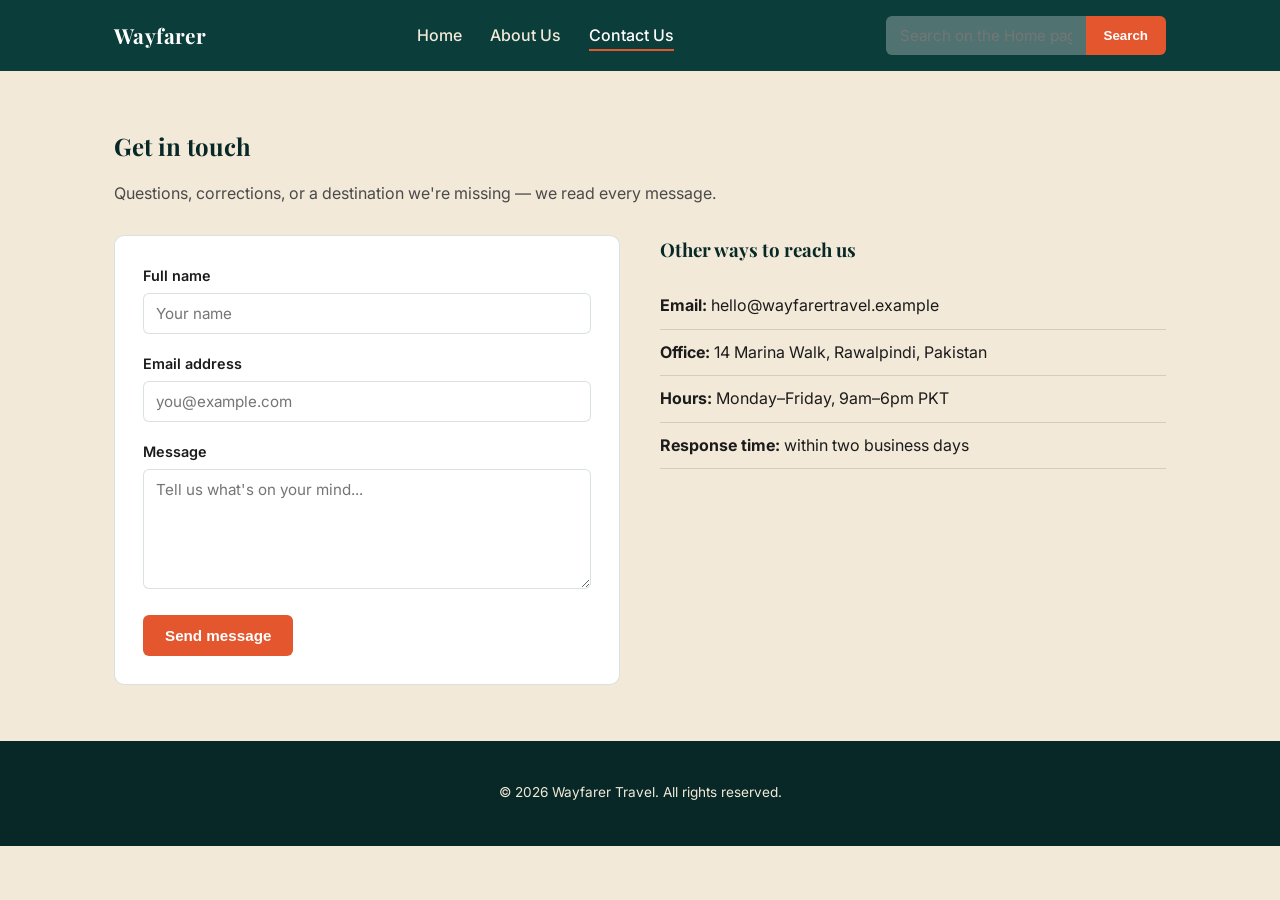
<file: contact.html>
<!DOCTYPE html>
<html lang="en">
<head>
  <meta charset="UTF-8">
  <meta name="viewport" content="width=device-width, initial-scale=1.0">
  <title>Wayfarer Travel — Contact Us</title>
  <link rel="stylesheet" href="css/style.css">
</head>
<body>

  <header class="site-header">
    <nav class="nav">
      <a href="index.html" class="brand">Wayfarer</a>
      <ul class="nav-links">
        <li><a href="index.html">Home</a></li>
        <li><a href="about.html">About Us</a></li>
        <li><a href="contact.html">Contact Us</a></li>
      </ul>
      <form id="search-form-disabled" class="search-form" onsubmit="return false;">
        <input type="text" placeholder="Search on the Home page" aria-label="Search" disabled>
        <button type="button" disabled>Search</button>
      </form>
    </nav>
  </header>

  <div class="container">
    <section>
      <h1>Get in touch</h1>
      <p class="section-sub">Questions, corrections, or a destination we're missing — we read every message.</p>

      <div class="contact-grid">
        <form id="contact-form" class="contact-form" novalidate>
          <div class="form-group">
            <label for="name">Full name</label>
            <input type="text" id="name" name="name" placeholder="Your name">
            <p class="error-text">Please enter your name.</p>
          </div>

          <div class="form-group">
            <label for="email">Email address</label>
            <input type="email" id="email" name="email" placeholder="you@example.com">
            <p class="error-text">Please enter a valid email address.</p>
          </div>

          <div class="form-group">
            <label for="message">Message</label>
            <textarea id="message" name="message" placeholder="Tell us what's on your mind..."></textarea>
            <p class="error-text">Please enter a message.</p>
          </div>

          <button type="submit" class="btn-submit">Send message</button>
          <p id="form-status" class="form-status"></p>
        </form>

        <div class="contact-info">
          <h3>Other ways to reach us</h3>
          <ul>
            <li><strong>Email:</strong> hello@wayfarertravel.example</li>
            <li><strong>Office:</strong> 14 Marina Walk, Rawalpindi, Pakistan</li>
            <li><strong>Hours:</strong> Monday–Friday, 9am–6pm PKT</li>
            <li><strong>Response time:</strong> within two business days</li>
          </ul>
        </div>
      </div>
    </section>
  </div>

  <footer class="site-footer">
    <p>&copy; 2026 Wayfarer Travel. All rights reserved.</p>
  </footer>

  <script src="js/script.js"></script>
</body>
</html>
</file>
<file: css/style.css>
@import url('https://fonts.googleapis.com/css2?family=Playfair+Display:wght@600;700&family=Inter:wght@400;500;600&display=swap');

:root {
  --teal: #0b3d3a;
  --teal-deep: #072826;
  --sand: #f2e9d8;
  --coral: #e4572e;
  --ink: #1b1b1b;
  --white: #ffffff;
  --line: rgba(11, 61, 58, 0.15);
}

* { box-sizing: border-box; }

html { scroll-behavior: smooth; }

body {
  margin: 0;
  font-family: 'Inter', sans-serif;
  color: var(--ink);
  background: var(--sand);
  line-height: 1.6;
}

h1, h2, h3 {
  font-family: 'Playfair Display', serif;
  margin: 0 0 0.4em 0;
  color: var(--teal-deep);
}

a { color: inherit; }

img { max-width: 100%; display: block; }

.container {
  max-width: 1100px;
  margin: 0 auto;
  padding: 0 24px;
}

/* ---- Nav ---- */
.site-header {
  position: sticky;
  top: 0;
  z-index: 20;
  background: var(--teal);
  color: var(--white);
}

.nav {
  display: flex;
  align-items: center;
  justify-content: space-between;
  gap: 24px;
  padding: 16px 24px;
  max-width: 1100px;
  margin: 0 auto;
  flex-wrap: wrap;
}

.brand {
  font-family: 'Playfair Display', serif;
  font-size: 1.3rem;
  font-weight: 700;
  color: var(--white);
  text-decoration: none;
  letter-spacing: 0.02em;
}

.nav-links {
  display: flex;
  gap: 28px;
  list-style: none;
  margin: 0;
  padding: 0;
}

.nav-links a {
  text-decoration: none;
  color: var(--sand);
  font-weight: 500;
  padding-bottom: 4px;
  border-bottom: 2px solid transparent;
  transition: border-color 0.2s ease, color 0.2s ease;
}

.nav-links a:hover,
.nav-links a.active {
  color: var(--white);
  border-color: var(--coral);
}

.search-form {
  display: flex;
  gap: 0;
}

.search-form input {
  border: none;
  padding: 10px 14px;
  border-radius: 6px 0 0 6px;
  font-family: 'Inter', sans-serif;
  font-size: 0.95rem;
  width: 200px;
}

.search-form button {
  border: none;
  background: var(--coral);
  color: var(--white);
  padding: 10px 18px;
  border-radius: 0 6px 6px 0;
  cursor: pointer;
  font-weight: 600;
  transition: background 0.2s ease;
}

.search-form button:hover { background: #c9481f; }

.btn-reset {
  margin-left: 8px;
  border: 1px solid var(--sand);
  background: transparent;
  color: var(--sand);
  padding: 10px 14px;
  border-radius: 6px;
  cursor: pointer;
  font-weight: 500;
}

.btn-reset:hover { background: rgba(255,255,255,0.1); }

/* ---- Hero ---- */
.hero {
  position: relative;
  min-height: 62vh;
  display: flex;
  align-items: flex-end;
  background: linear-gradient(180deg, rgba(7,40,38,0.15) 0%, rgba(7,40,38,0.75) 100%),
    url('https://images.unsplash.com/photo-1507525428034-b723cf961d3e?auto=format&fit=crop&w=1600&q=80') center/cover no-repeat;
  color: var(--white);
}

.hero-inner {
  padding: 60px 24px;
  max-width: 700px;
}

.hero h1 {
  color: var(--white);
  font-size: clamp(2rem, 4vw, 3.2rem);
  margin-bottom: 0.3em;
}

.hero p {
  font-size: 1.1rem;
  color: var(--sand);
  max-width: 560px;
}

/* ---- Sections ---- */
section {
  padding: 56px 0;
}

section + section { border-top: 1px solid var(--line); }

.section-title {
  font-size: 1.7rem;
  margin-bottom: 8px;
}

.section-sub {
  color: #4a4a4a;
  margin-bottom: 28px;
  max-width: 640px;
}

.card-grid {
  display: grid;
  grid-template-columns: repeat(auto-fit, minmax(240px, 1fr));
  gap: 24px;
}

.card {
  background: var(--white);
  border-radius: 10px;
  overflow: hidden;
  border: 1px solid var(--line);
}

.card img {
  width: 100%;
  height: 180px;
  object-fit: cover;
}

.card-body { padding: 16px; }

.card-body h3 { font-size: 1.05rem; margin-bottom: 6px; }

.card-body p { font-size: 0.92rem; color: #444; margin: 0 0 12px 0; }

.card-actions { padding: 0 16px 16px; display: flex; justify-content: flex-end; }

.btn-visit {
  background: var(--teal);
  color: var(--white);
  border: none;
  padding: 8px 14px;
  border-radius: 6px;
  cursor: pointer;
  font-size: 0.85rem;
  font-weight: 600;
}

.btn-visit:hover { background: var(--teal-deep); }

.results-empty {
  color: #666;
  font-style: italic;
}

/* ---- About page ---- */
.about-grid {
  display: grid;
  grid-template-columns: 1.1fr 1fr;
  gap: 40px;
  align-items: center;
}

@media (max-width: 720px) {
  .about-grid { grid-template-columns: 1fr; }
}

.about-grid img {
  border-radius: 10px;
  height: 320px;
  object-fit: cover;
}

.stat-row {
  display: flex;
  gap: 32px;
  margin-top: 28px;
  flex-wrap: wrap;
}

.stat {
  font-family: 'Playfair Display', serif;
  font-size: 1.8rem;
  color: var(--coral);
}

.stat span {
  display: block;
  font-family: 'Inter', sans-serif;
  font-size: 0.85rem;
  color: #555;
  font-weight: 500;
}

.team-grid {
  display: grid;
  grid-template-columns: repeat(auto-fit, minmax(200px, 1fr));
  gap: 20px;
  margin-top: 24px;
}

.team-card {
  background: var(--white);
  border: 1px solid var(--line);
  border-radius: 10px;
  padding: 18px;
  text-align: center;
}

.team-card img {
  width: 84px;
  height: 84px;
  border-radius: 50%;
  object-fit: cover;
  margin: 0 auto 10px;
}

/* ---- Contact page ---- */
.contact-grid {
  display: grid;
  grid-template-columns: 1fr 1fr;
  gap: 40px;
}

@media (max-width: 720px) {
  .contact-grid { grid-template-columns: 1fr; }
}

.contact-form {
  background: var(--white);
  border: 1px solid var(--line);
  border-radius: 10px;
  padding: 28px;
}

.form-group { margin-bottom: 18px; }

.form-group label {
  display: block;
  font-weight: 600;
  margin-bottom: 6px;
  font-size: 0.9rem;
}

.form-group input,
.form-group textarea {
  width: 100%;
  padding: 10px 12px;
  border: 1px solid var(--line);
  border-radius: 6px;
  font-family: 'Inter', sans-serif;
  font-size: 0.95rem;
}

.form-group textarea { resize: vertical; min-height: 120px; }

.error-text {
  color: var(--coral);
  font-size: 0.82rem;
  margin-top: 4px;
  display: none;
}

.form-group.invalid .error-text { display: block; }

.form-group.invalid input,
.form-group.invalid textarea { border-color: var(--coral); }

.btn-submit {
  background: var(--coral);
  color: var(--white);
  border: none;
  padding: 12px 22px;
  border-radius: 6px;
  cursor: pointer;
  font-weight: 600;
  font-size: 0.95rem;
}

.btn-submit:hover { background: #c9481f; }

.form-status {
  margin-top: 14px;
  font-weight: 600;
  color: var(--teal);
  display: none;
}

.contact-info h3 { margin-top: 0; }

.contact-info ul {
  list-style: none;
  padding: 0;
  margin: 18px 0 0 0;
}

.contact-info li {
  padding: 10px 0;
  border-bottom: 1px solid var(--line);
}

/* ---- Footer ---- */
.site-footer {
  background: var(--teal-deep);
  color: var(--sand);
  padding: 28px 0;
  text-align: center;
  font-size: 0.85rem;
}
</file>
